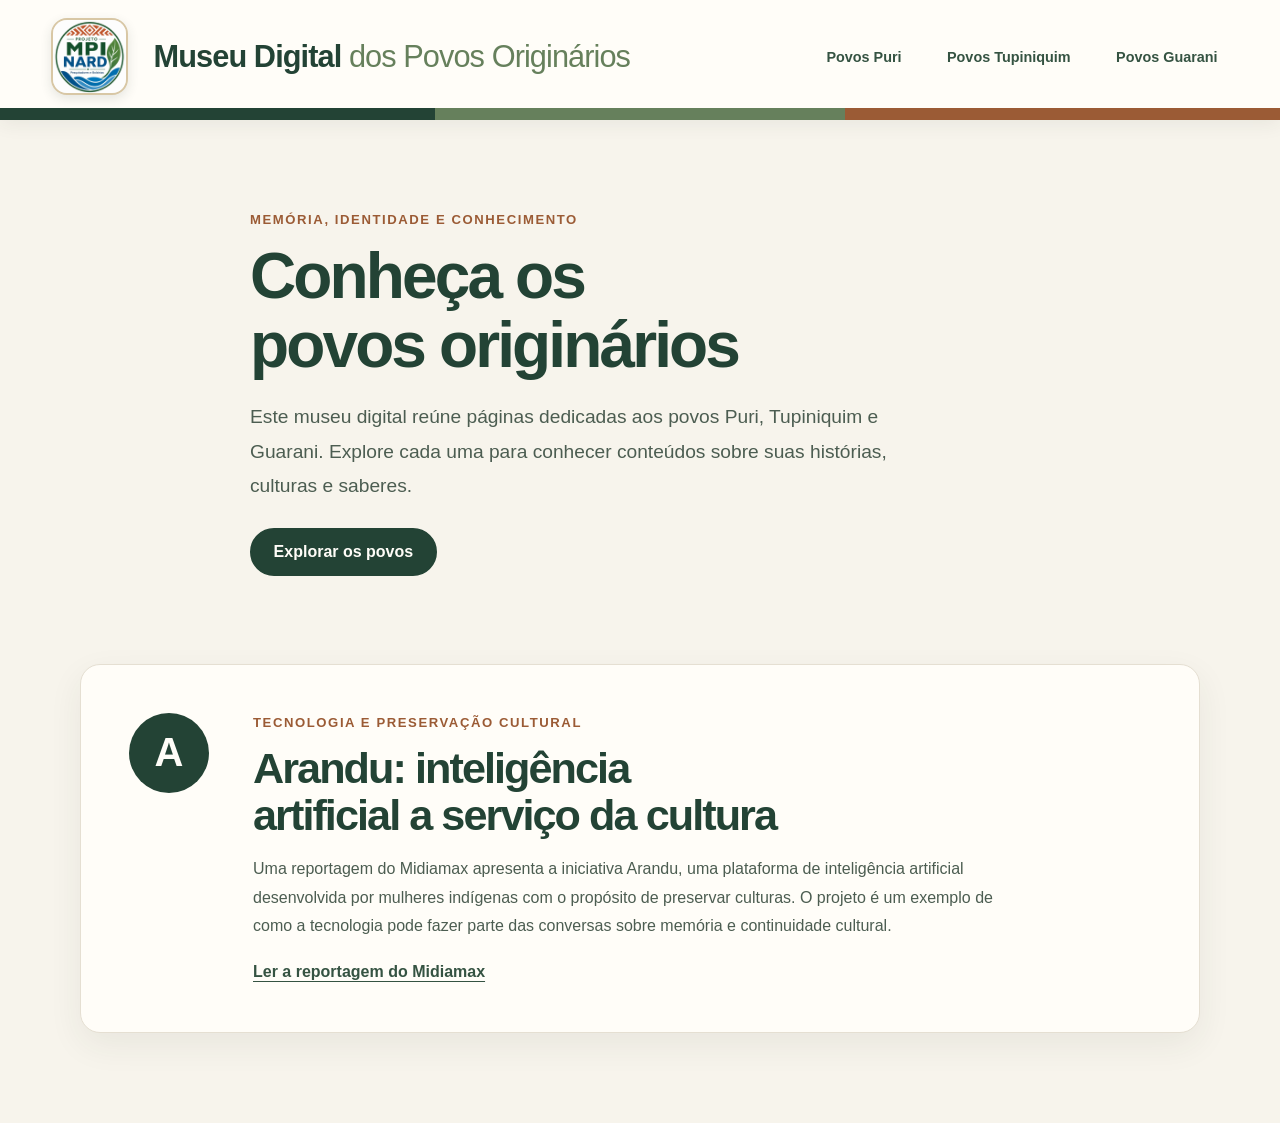
<file: index.html>
<!DOCTYPE html>
<html lang="pt-br">
<head>
    <meta charset="UTF-8">
    <meta name="viewport" content="width=device-width, initial-scale=1.0">
    <title>Museu Digital dos Povos Originários</title>
    <link rel="stylesheet" href="style/home.css">
</head>
<body>
    <header class="cabecalho">
        <img src="IMG/WhatsApp Image 2026-10-17 at 19.02.55.jpeg" alt="Logo do projeto">
        <h1>Museu Digital <span>dos Povos Originários</span></h1>
        <nav class="navegacao" aria-label="Navegação pelos povos originários">
            <a href="povos-puri.html">Povos Puri</a>
            <a href="povos-tupiniquim.html">Povos Tupiniquim</a>
            <a href="povos-guarani.html">Povos Guarani</a>
        </nav>
    </header>

    <main class="conteudo-inicial">
        <section class="boas-vindas" aria-labelledby="titulo-boas-vindas">
            <p class="etiqueta-inicial">Memória, identidade e conhecimento</p>
            <h2 id="titulo-boas-vindas">Conheça os povos originários</h2>
            <p>
                Este museu digital reúne páginas dedicadas aos povos Puri,
                Tupiniquim e Guarani. Explore cada uma para conhecer conteúdos
                sobre suas histórias, culturas e saberes.
            </p>
            <a class="botao-explorar" href="povos-puri.html">Explorar os povos</a>
        </section>

        <section class="destaque-arandu" aria-labelledby="titulo-arandu">
            <div class="simbolo-arandu" aria-hidden="true">A</div>
            <div class="texto-arandu">
                <p class="etiqueta-inicial">Tecnologia e preservação cultural</p>
                <h2 id="titulo-arandu">Arandu: inteligência artificial a serviço da cultura</h2>
                <p>
                    Uma reportagem do Midiamax apresenta a iniciativa Arandu,
                    uma plataforma de inteligência artificial desenvolvida por
                    mulheres indígenas com o propósito de preservar culturas.
                    O projeto é um exemplo de como a tecnologia pode fazer parte
                    das conversas sobre memória e continuidade cultural.
                </p>
                <a href="https://midiamax.com.br/cotidiano/2026/arandu-mulheres-indigenas-desenvolvem-plataforma-ia-preservar-cultura/"
                   target="_blank" rel="noopener noreferrer">
                    Ler a reportagem do Midiamax
                </a>
            </div>
        </section>
    </main>

</body>
</html>
</file>
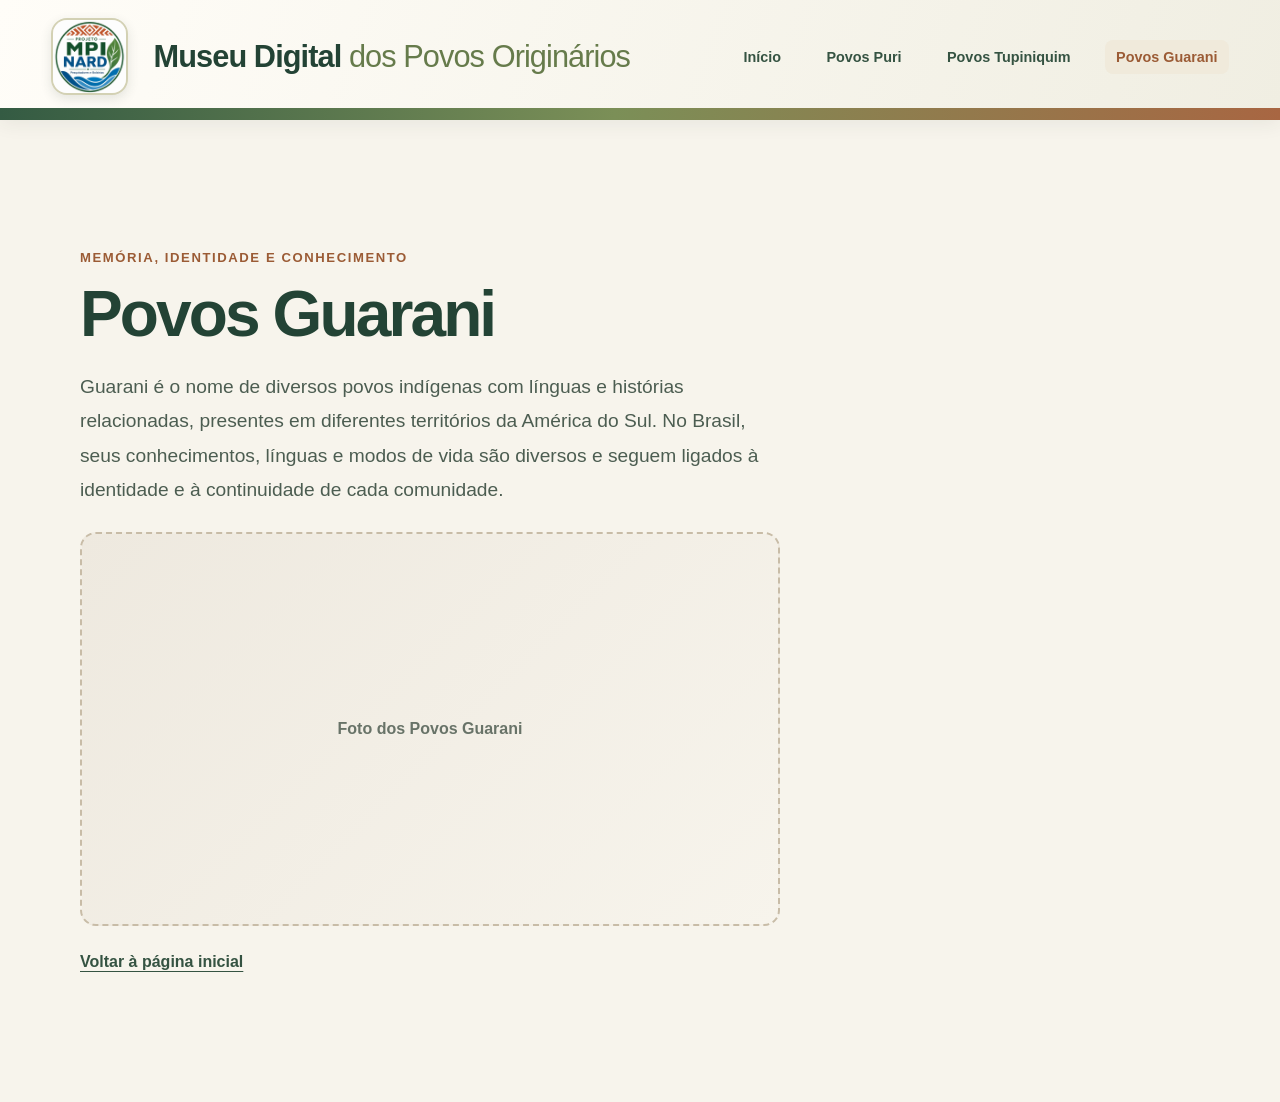
<file: povos-guarani.html>
<!DOCTYPE html>
<html lang="pt-br">
<head>
    <meta charset="UTF-8">
    <meta name="viewport" content="width=device-width, initial-scale=1.0">
    <title>Povos Guarani | Museu Digital dos Povos Originários</title>
    <link rel="stylesheet" href="style/povos-guarani.css">
</head>
<body>
    <header class="cabecalho">
        <img src="IMG/WhatsApp Image 2026-10-17 at 19.02.55.jpeg" alt="Logo do projeto">
        <h1>Museu Digital <span>dos Povos Originários</span></h1>
        <nav class="navegacao" aria-label="Navegação pelos povos originários">
            <a href="index.html">Início</a>
            <a href="povos-puri.html">Povos Puri</a>
            <a href="povos-tupiniquim.html">Povos Tupiniquim</a>
            <a href="povos-guarani.html" aria-current="page">Povos Guarani</a>
        </nav>
    </header>
    <main class="pagina-povo">
        <p class="etiqueta-pagina">Memória, identidade e conhecimento</p>
        <h2>Povos Guarani</h2>
        <p>
            Guarani é o nome de diversos povos indígenas com línguas e histórias
            relacionadas, presentes em diferentes territórios da América do Sul.
            No Brasil, seus conhecimentos, línguas e modos de vida são diversos e
            seguem ligados à identidade e à continuidade de cada comunidade.
        </p>
        <figure class="foto-povo">
            <div class="foto-povo-reservada" role="img" aria-label="Espaço reservado para foto dos Povos Guarani">
                <span>Foto dos Povos Guarani</span>
            </div>
        </figure>
        <a href="index.html">Voltar à página inicial</a>
    </main>
</body>
</html>
</file>
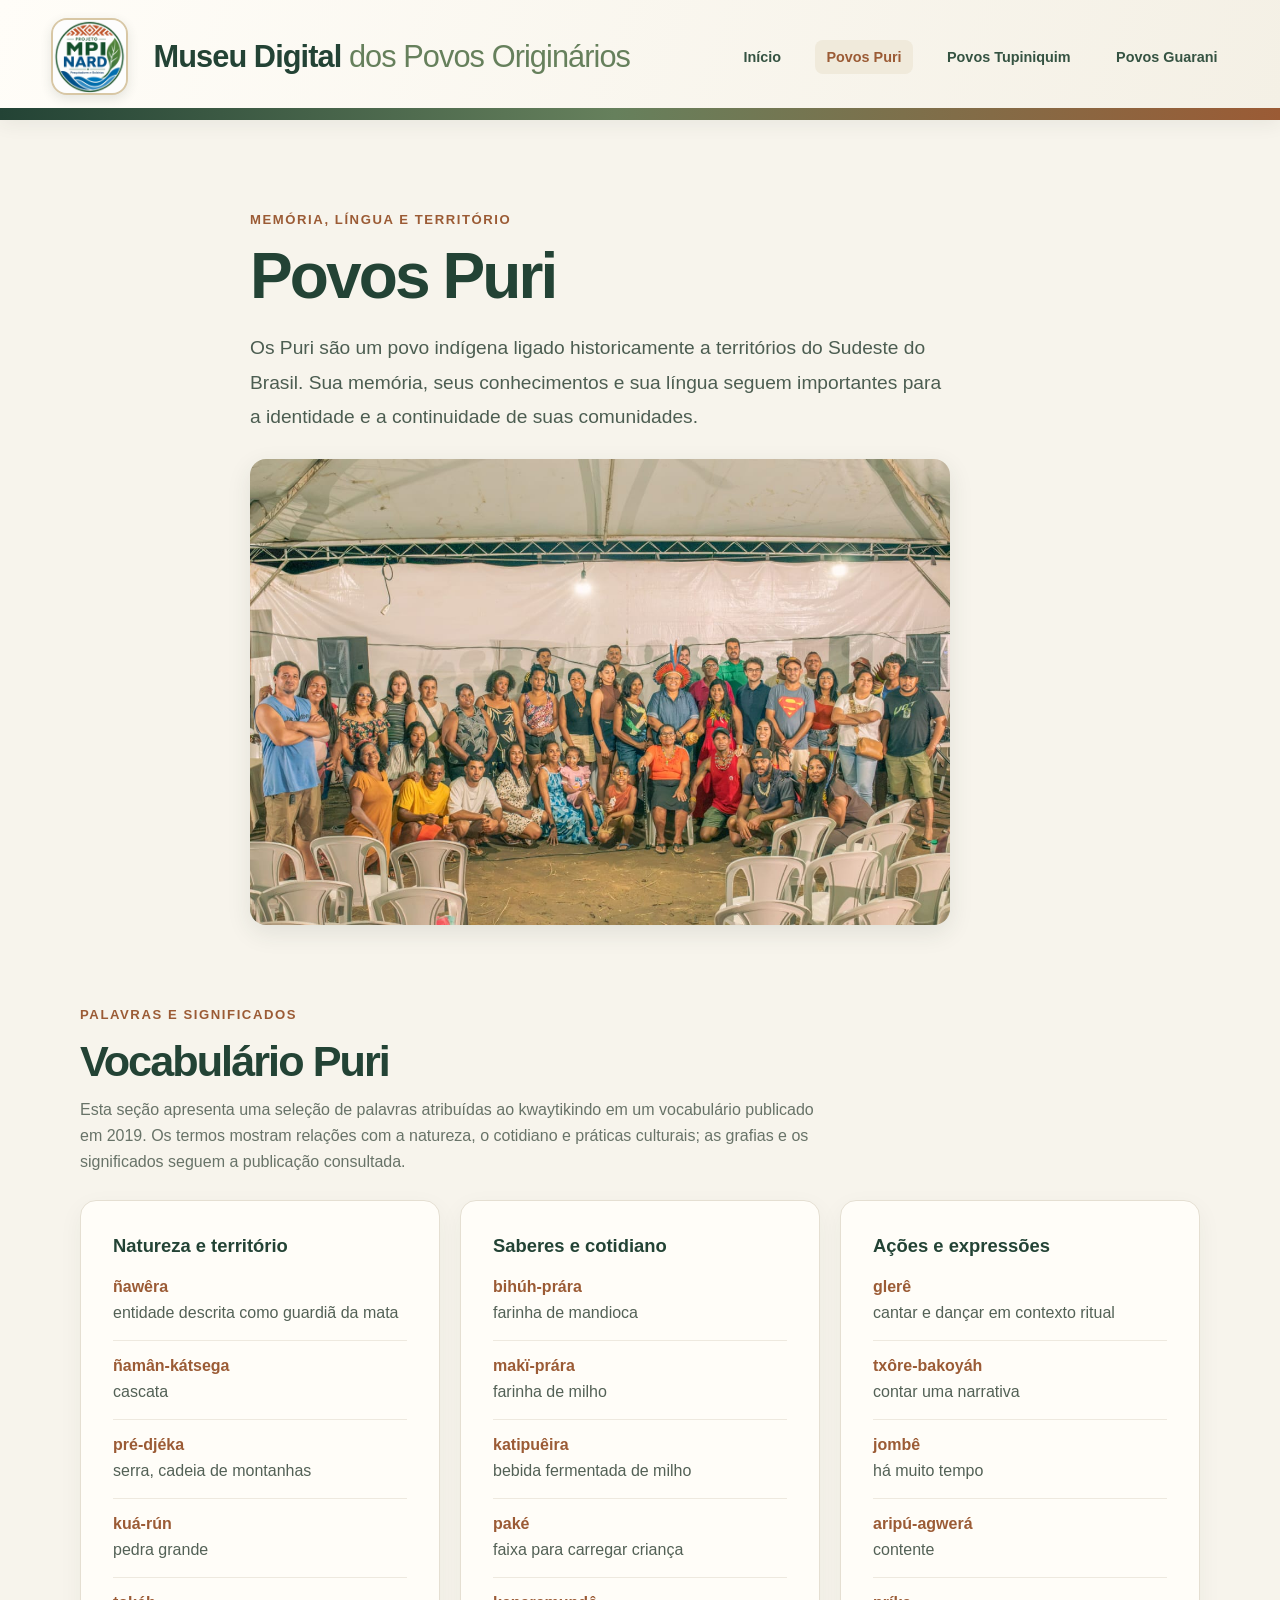
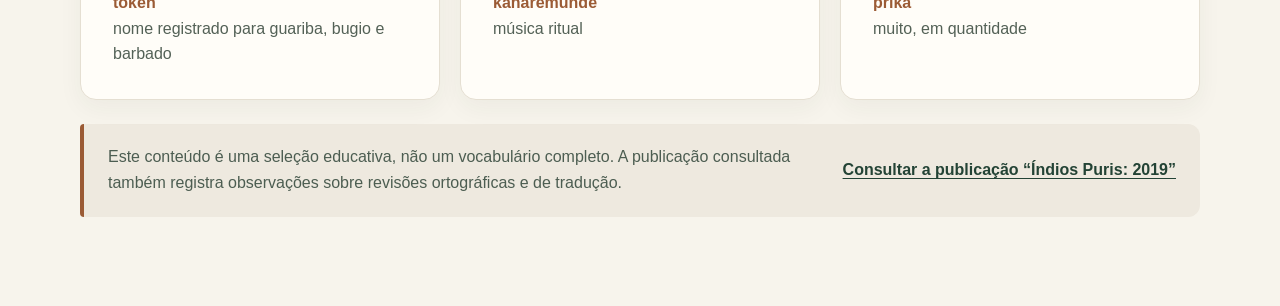
<file: povos-puri.html>
<!DOCTYPE html>
<html lang="pt-br">
<head>
    <meta charset="UTF-8">
    <meta name="viewport" content="width=device-width, initial-scale=1.0">
    <meta name="description" content="Conheça palavras atribuídas ao kwaytikindo em um vocabulário Puri publicado em 2019.">
    <title>Povos Puri | Museu Digital dos Povos Originários</title>
    <link rel="stylesheet" href="style/povos-puri.css">
</head>
<body>
    <header class="cabecalho">
        <img src="IMG/WhatsApp Image 2026-10-17 at 19.02.55.jpeg" alt="Logo do projeto">
        <h1>Museu Digital <span>dos Povos Originários</span></h1>
        <nav class="navegacao" aria-label="Navegação pelos povos originários">
            <a href="index.html">Início</a>
            <a href="povos-puri.html" aria-current="page">Povos Puri</a>
            <a href="povos-tupiniquim.html">Povos Tupiniquim</a>
            <a href="povos-guarani.html">Povos Guarani</a>
        </nav>
    </header>

    <main class="pagina-puri">
        <section class="apresentacao-puri" aria-labelledby="titulo-puri">
            <p class="chamada-puri">Memória, língua e território</p>
            <h2 id="titulo-puri">Povos Puri</h2>
            <p class="introducao-puri">
                Os Puri são um povo indígena ligado historicamente a territórios
                do Sudeste do Brasil. Sua memória, seus conhecimentos e sua língua
                seguem importantes para a identidade e a continuidade de suas comunidades.
            </p>
            <figure class="foto-povo">
                <img
                    class="foto-povo-imagem"
                    src="IMG/WhatsApp Image 2026-10-17 at 22.12.12.jpeg"
                    alt="Registro fotográfico dos Povos Puri">
            </figure>
        </section>

        <section class="vocabulario-puri" aria-labelledby="titulo-vocabulario">
            <div class="cabecalho-secao-puri">
                <div>
                    <p class="chamada-puri">Palavras e significados</p>
                    <h2 id="titulo-vocabulario">Vocabulário Puri</h2>
                </div>
                <p>
                    Esta seção apresenta uma seleção de palavras atribuídas ao
                    kwaytikindo em um vocabulário publicado em 2019. Os termos
                    mostram relações com a natureza, o cotidiano e práticas
                    culturais; as grafias e os significados seguem a publicação
                    consultada.
                </p>
            </div>

            <div class="grupos-vocabulario-puri">
                <article class="grupo-vocabulario-puri">
                    <h3>Natureza e território</h3>
                    <dl>
                        <div><dt>ñawêra</dt><dd>entidade descrita como guardiã da mata</dd></div>
                        <div><dt>ñamân-kátsega</dt><dd>cascata</dd></div>
                        <div><dt>pré-djéka</dt><dd>serra, cadeia de montanhas</dd></div>
                        <div><dt>kuá-rún</dt><dd>pedra grande</dd></div>
                        <div><dt>tokéh</dt><dd>nome registrado para guariba, bugio e barbado</dd></div>
                    </dl>
                </article>

                <article class="grupo-vocabulario-puri">
                    <h3>Saberes e cotidiano</h3>
                    <dl>
                        <div><dt>bihúh-prára</dt><dd>farinha de mandioca</dd></div>
                        <div><dt>makï-prára</dt><dd>farinha de milho</dd></div>
                        <div><dt>katipuêira</dt><dd>bebida fermentada de milho</dd></div>
                        <div><dt>paké</dt><dd>faixa para carregar criança</dd></div>
                        <div><dt>kanaremundê</dt><dd>música ritual</dd></div>
                    </dl>
                </article>

                <article class="grupo-vocabulario-puri">
                    <h3>Ações e expressões</h3>
                    <dl>
                        <div><dt>glerê</dt><dd>cantar e dançar em contexto ritual</dd></div>
                        <div><dt>txôre-bakoyáh</dt><dd>contar uma narrativa</dd></div>
                        <div><dt>jombê</dt><dd>há muito tempo</dd></div>
                        <div><dt>aripú-agwerá</dt><dd>contente</dd></div>
                        <div><dt>príka</dt><dd>muito, em quantidade</dd></div>
                    </dl>
                </article>
            </div>
        </section>

        <aside class="nota-fonte-puri">
            <p>
                Este conteúdo é uma seleção educativa, não um vocabulário completo.
                A publicação consultada também registra observações sobre revisões
                ortográficas e de tradução.
            </p>
            <a href="https://indiospuris.blogspot.com/2019/" target="_blank" rel="noopener noreferrer">
                Consultar a publicação “Índios Puris: 2019”
            </a>
        </aside>
    </main>
</body>
</html>
</file>
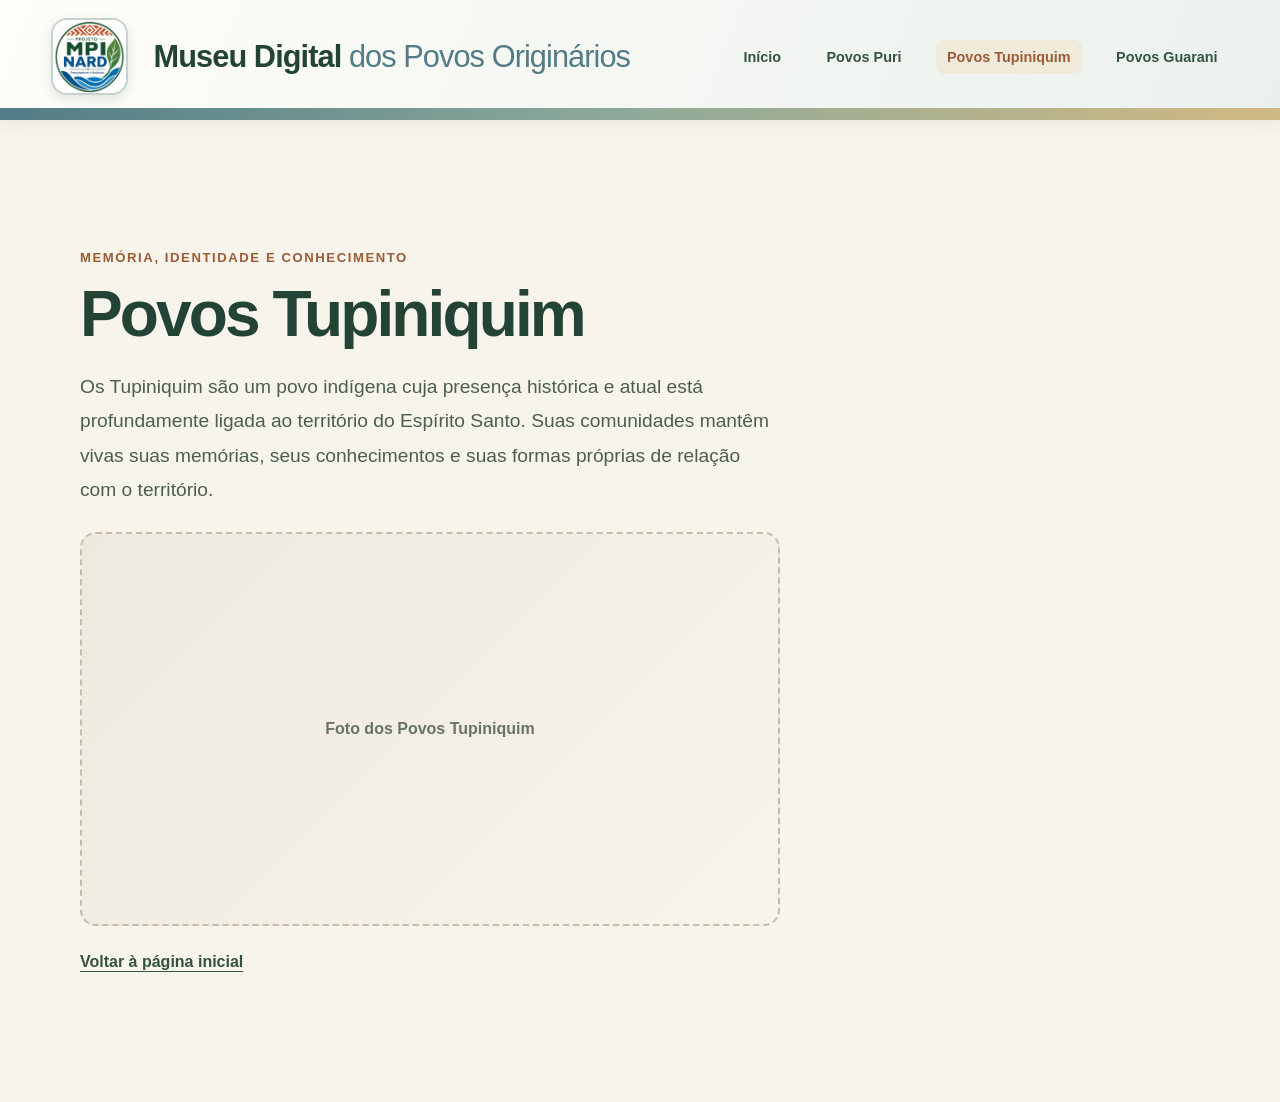
<file: povos-tupiniquim.html>
<!DOCTYPE html>
<html lang="pt-br">
<head>
    <meta charset="UTF-8">
    <meta name="viewport" content="width=device-width, initial-scale=1.0">
    <title>Povo Tupiniquim | Museu Digital dos Povos Originários</title>
    <link rel="stylesheet" href="style/povos-tupiniquim.css">
</head>
<body>
    <header class="cabecalho">
        <img src="IMG/WhatsApp Image 2026-10-17 at 19.02.55.jpeg" alt="Logo do projeto">
        <h1>Museu Digital <span>dos Povos Originários</span></h1>
        <nav class="navegacao" aria-label="Navegação pelos povos originários">
            <a href="index.html">Início</a>
            <a href="povos-puri.html">Povos Puri</a>
            <a href="povos-tupiniquim.html" aria-current="page">Povos Tupiniquim</a>
            <a href="povos-guarani.html">Povos Guarani</a>
        </nav>
    </header>
    <main class="pagina-povo">
        <p class="etiqueta-pagina">Memória, identidade e conhecimento</p>
        <h2>Povos Tupiniquim</h2>
        <p>
            Os Tupiniquim são um povo indígena cuja presença histórica e atual está
            profundamente ligada ao território do Espírito Santo. Suas comunidades
            mantêm vivas suas memórias, seus conhecimentos e suas formas próprias de
            relação com o território.
        </p>
        <figure class="foto-povo">
            <div class="foto-povo-reservada" role="img" aria-label="Espaço reservado para foto dos Povos Tupiniquim">
                <span>Foto dos Povos Tupiniquim</span>
            </div>
        </figure>
        <a href="index.html">Voltar à página inicial</a>
    </main>
</body>
</html>
</file>
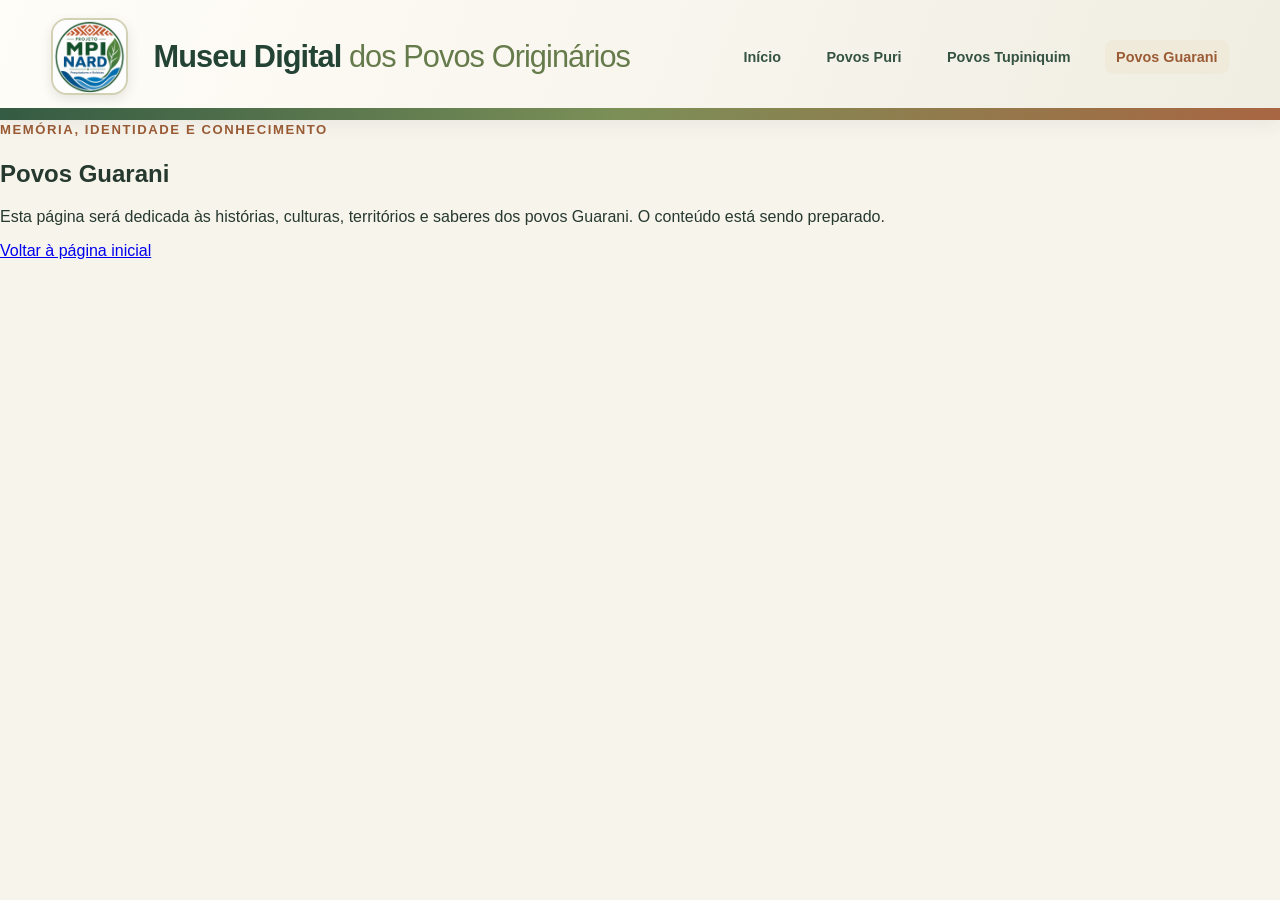
<file: html/povos-guarani.html>
<!DOCTYPE html>
<html lang="pt-br">
<head>
    <meta charset="UTF-8">
    <meta name="viewport" content="width=device-width, initial-scale=1.0">
    <title>Povos Guarani | Museu Digital dos Povos Originários</title>
    <link rel="stylesheet" href="../style/povos-guarani.css">
</head>
<body>
    <header class="cabecalho">
        <img src="../IMG/WhatsApp Image 2026-10-17 at 19.02.55.jpeg" alt="Logo do projeto">
        <h1>Museu Digital <span>dos Povos Originários</span></h1>
        <nav class="navegacao" aria-label="Navegação pelos povos originários">
            <a href="../index.html">Início</a>
            <a href="povos-puri.html">Povos Puri</a>
            <a href="povos-tupiniquim.html">Povos Tupiniquim</a>
            <a href="povos-guarani.html" aria-current="page">Povos Guarani</a>
        </nav>
    </header>
    <main class="pagina-em-desenvolvimento">
        <p class="etiqueta-pagina">Memória, identidade e conhecimento</p>
        <h2>Povos Guarani</h2>
        <p>
            Esta página será dedicada às histórias, culturas, territórios e saberes
            dos povos Guarani. O conteúdo está sendo preparado.
        </p>
        <a href="../index.html">Voltar à página inicial</a>
    </main>
</body>
</html>
</file>
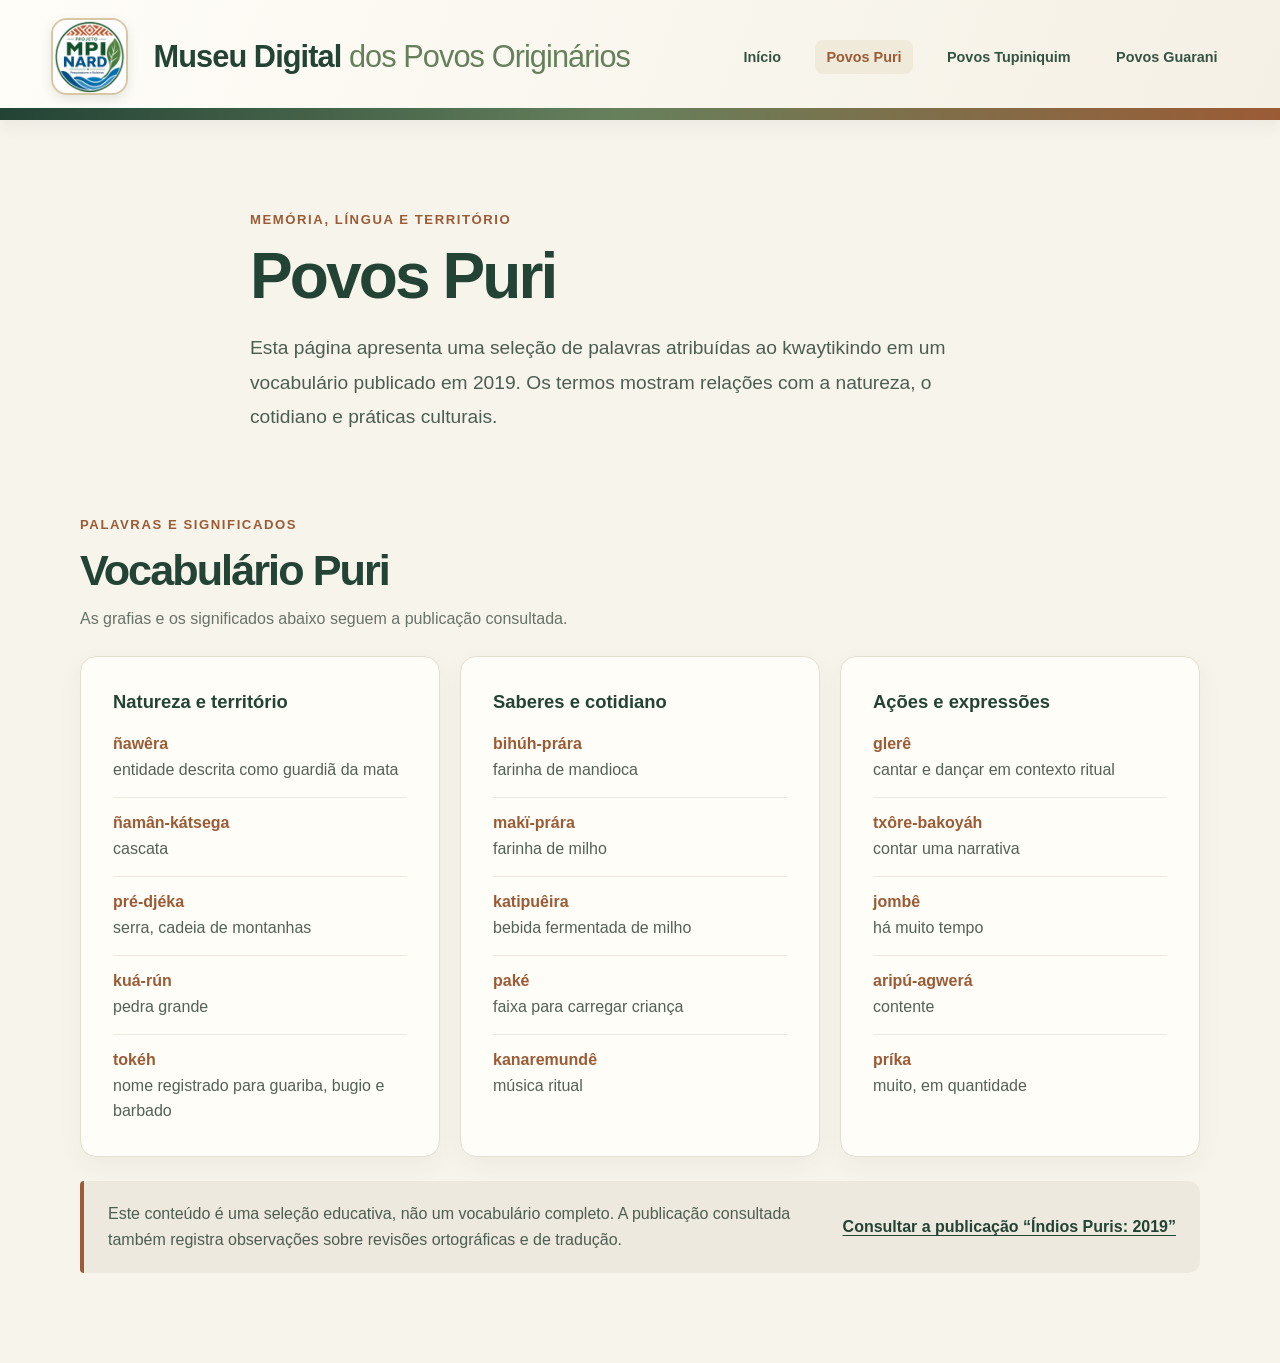
<file: html/povos-puri.html>
<!DOCTYPE html>
<html lang="pt-br">
<head>
    <meta charset="UTF-8">
    <meta name="viewport" content="width=device-width, initial-scale=1.0">
    <meta name="description" content="Conheça palavras atribuídas ao kwaytikindo em um vocabulário Puri publicado em 2019.">
    <title>Povos Puri | Museu Digital dos Povos Originários</title>
    <link rel="stylesheet" href="../style/povos-puri.css">
</head>
<body>
    <header class="cabecalho">
        <img src="../IMG/WhatsApp Image 2026-10-17 at 19.02.55.jpeg" alt="Logo do projeto">
        <h1>Museu Digital <span>dos Povos Originários</span></h1>
        <nav class="navegacao" aria-label="Navegação pelos povos originários">
            <a href="../index.html">Início</a>
            <a href="povos-puri.html" aria-current="page">Povos Puri</a>
            <a href="povos-tupiniquim.html">Povos Tupiniquim</a>
            <a href="povos-guarani.html">Povos Guarani</a>
        </nav>
    </header>

    <main class="pagina-puri">
        <section class="apresentacao-puri" aria-labelledby="titulo-puri">
            <p class="chamada-puri">Memória, língua e território</p>
            <h2 id="titulo-puri">Povos Puri</h2>
            <p class="introducao-puri">
                Esta página apresenta uma seleção de palavras atribuídas ao kwaytikindo
                em um vocabulário publicado em 2019. Os termos mostram relações com
                a natureza, o cotidiano e práticas culturais.
            </p>
        </section>

        <section class="vocabulario-puri" aria-labelledby="titulo-vocabulario">
            <div class="cabecalho-secao-puri">
                <div>
                    <p class="chamada-puri">Palavras e significados</p>
                    <h2 id="titulo-vocabulario">Vocabulário Puri</h2>
                </div>
                <p>
                    As grafias e os significados abaixo seguem a publicação consultada.
                </p>
            </div>

            <div class="grupos-vocabulario-puri">
                <article class="grupo-vocabulario-puri">
                    <h3>Natureza e território</h3>
                    <dl>
                        <div><dt>ñawêra</dt><dd>entidade descrita como guardiã da mata</dd></div>
                        <div><dt>ñamân-kátsega</dt><dd>cascata</dd></div>
                        <div><dt>pré-djéka</dt><dd>serra, cadeia de montanhas</dd></div>
                        <div><dt>kuá-rún</dt><dd>pedra grande</dd></div>
                        <div><dt>tokéh</dt><dd>nome registrado para guariba, bugio e barbado</dd></div>
                    </dl>
                </article>

                <article class="grupo-vocabulario-puri">
                    <h3>Saberes e cotidiano</h3>
                    <dl>
                        <div><dt>bihúh-prára</dt><dd>farinha de mandioca</dd></div>
                        <div><dt>makï-prára</dt><dd>farinha de milho</dd></div>
                        <div><dt>katipuêira</dt><dd>bebida fermentada de milho</dd></div>
                        <div><dt>paké</dt><dd>faixa para carregar criança</dd></div>
                        <div><dt>kanaremundê</dt><dd>música ritual</dd></div>
                    </dl>
                </article>

                <article class="grupo-vocabulario-puri">
                    <h3>Ações e expressões</h3>
                    <dl>
                        <div><dt>glerê</dt><dd>cantar e dançar em contexto ritual</dd></div>
                        <div><dt>txôre-bakoyáh</dt><dd>contar uma narrativa</dd></div>
                        <div><dt>jombê</dt><dd>há muito tempo</dd></div>
                        <div><dt>aripú-agwerá</dt><dd>contente</dd></div>
                        <div><dt>príka</dt><dd>muito, em quantidade</dd></div>
                    </dl>
                </article>
            </div>
        </section>

        <aside class="nota-fonte-puri">
            <p>
                Este conteúdo é uma seleção educativa, não um vocabulário completo.
                A publicação consultada também registra observações sobre revisões
                ortográficas e de tradução.
            </p>
            <a href="https://indiospuris.blogspot.com/2019/" target="_blank" rel="noopener noreferrer">
                Consultar a publicação “Índios Puris: 2019”
            </a>
        </aside>
    </main>
</body>
</html>
</file>
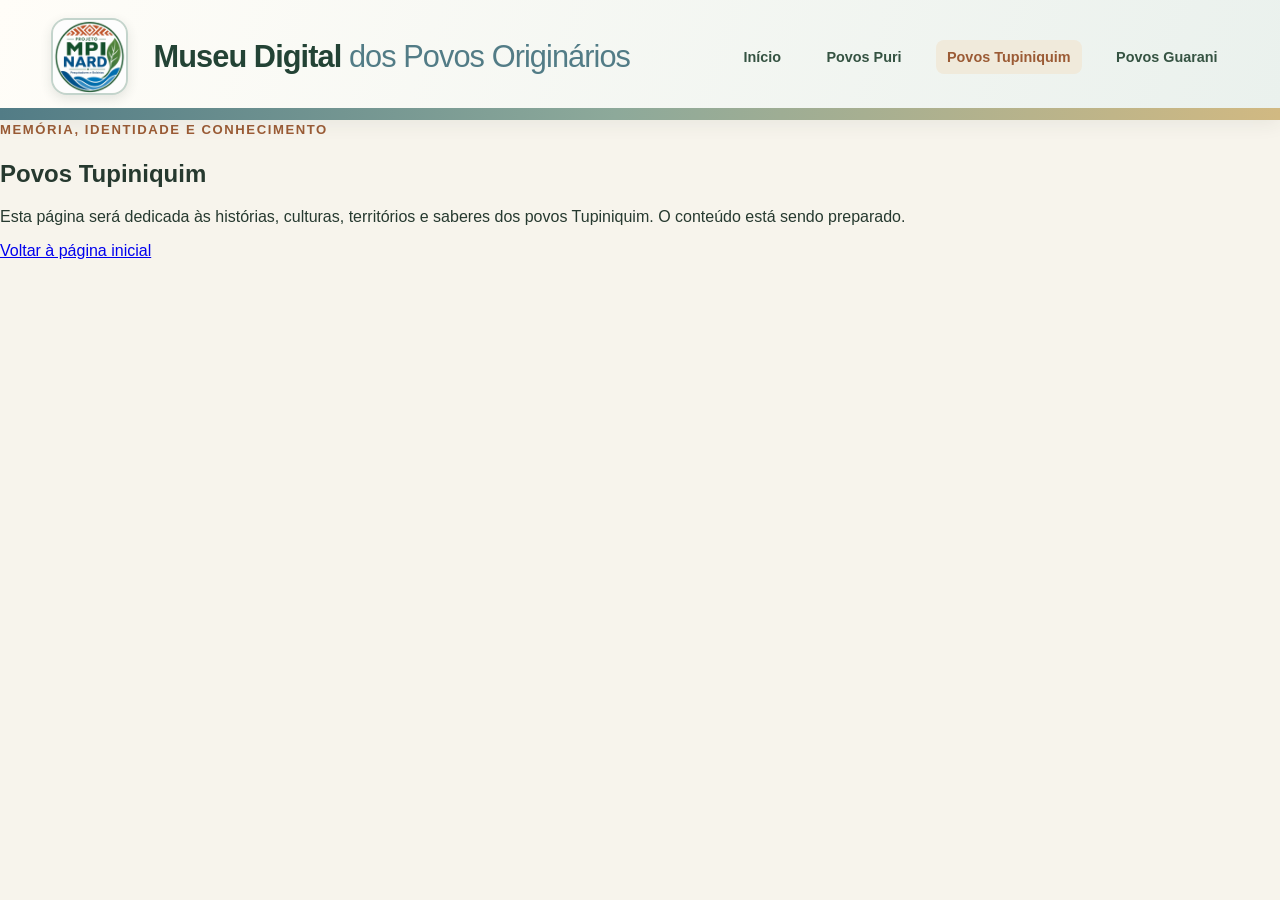
<file: html/povos-tupiniquim.html>
<!DOCTYPE html>
<html lang="pt-br">
<head>
    <meta charset="UTF-8">
    <meta name="viewport" content="width=device-width, initial-scale=1.0">
    <title>Povo Tupiniquim | Museu Digital dos Povos Originários</title>
    <link rel="stylesheet" href="../style/povos-tupiniquim.css">
</head>
<body>
    <header class="cabecalho">
        <img src="../IMG/WhatsApp Image 2026-10-17 at 19.02.55.jpeg" alt="Logo do projeto">
        <h1>Museu Digital <span>dos Povos Originários</span></h1>
        <nav class="navegacao" aria-label="Navegação pelos povos originários">
            <a href="../index.html">Início</a>
            <a href="povos-puri.html">Povos Puri</a>
            <a href="povos-tupiniquim.html" aria-current="page">Povos Tupiniquim</a>
            <a href="povos-guarani.html">Povos Guarani</a>
        </nav>
    </header>
    <main class="pagina-em-desenvolvimento">
        <p class="etiqueta-pagina">Memória, identidade e conhecimento</p>
        <h2>Povos Tupiniquim</h2>
        <p>
            Esta página será dedicada às histórias, culturas, territórios e saberes
            dos povos Tupiniquim. O conteúdo está sendo preparado.
        </p>
        <a href="../index.html">Voltar à página inicial</a>
    </main>
</body>
</html>
</file>
<file: style/home.css>
* {
    box-sizing: border-box;
}

:root {
    color-scheme: light;
    font-family: "Segoe UI", Tahoma, Geneva, Verdana, sans-serif;
    color: #26392f;
    background: #f7f4ec;
    font-synthesis: none;
    text-rendering: optimizeLegibility;
    -webkit-font-smoothing: antialiased;
    -moz-osx-font-smoothing: grayscale;
}

body {
    min-width: 320px;
    min-height: 100vh;
    margin: 0;
    background: #f7f4ec;
}

.cabecalho {
    position: relative;
    display: flex;
    flex-wrap: nowrap;
    align-items: center;
    gap: clamp(1rem, 2vw, 1.75rem);
    min-height: 120px;
    padding: 1rem clamp(1rem, 4vw, 4rem) 1.4rem;
    background: #fffdf8;
    box-shadow: 0 4px 18px rgb(38 57 47 / 7%);
}

.cabecalho::after {
    position: absolute;
    right: 0;
    bottom: 0;
    left: 0;
    height: 12px;
    background: linear-gradient(
        90deg,
        #234335 0% 34%,
        #66805c 34% 66%,
        #9b5b35 66% 100%
    );
    content: "";
}

.cabecalho img {
    flex: 0 0 auto;
    width: clamp(56px, 6vw, 84px);
    height: clamp(56px, 6vw, 84px);
    object-fit: contain;
    border: 2px solid #d8c7a5;
    border-radius: 1rem;
    background: #f0eadb;
    box-shadow: 0 4px 12px rgb(38 57 47 / 12%);
}

.cabecalho h1 {
    flex: 0 1 auto;
    margin: 0;
    color: #234335;
    font-size: clamp(1.25rem, 2.4vw, 2.15rem);
    font-weight: 700;
    line-height: 1.15;
    letter-spacing: -0.03em;
    white-space: nowrap;
}

.cabecalho h1 span {
    color: #66805c;
    font-weight: 500;
}

.navegacao {
    flex: 1 1 auto;
    display: flex;
    align-items: center;
    justify-content: flex-end;
    flex-wrap: wrap;
    gap: 0.35rem clamp(0.9rem, 1.8vw, 1.75rem);
    min-width: 0;
}

.navegacao a {
    padding: 0.45rem 0.7rem;
    border-radius: 0.5rem;
    color: #355342;
    font-size: clamp(0.9rem, 1.1vw, 1rem);
    font-weight: 650;
    line-height: 1.4;
    text-decoration: none;
    white-space: nowrap;
}

.navegacao a:hover,
.navegacao a:focus-visible,
.navegacao a[aria-current="page"] {
    background: #f0eadb;
    color: #9b5b35;
    text-decoration: none;
}

.conteudo-inicial {
    width: min(100% - 2rem, 1120px);
    margin: 0 auto;
    padding: clamp(3rem, 7vw, 6rem) 0;
}

.boas-vindas {
    max-width: 780px;
    margin: 0 auto clamp(3rem, 7vw, 5.5rem);
}

.etiqueta-inicial {
    margin: 0 0 0.8rem;
    color: #9b5b35;
    font-size: 0.82rem;
    font-weight: 700;
    letter-spacing: 0.12em;
    line-height: 1.5;
    text-transform: uppercase;
}

.boas-vindas h2,
.texto-arandu h2 {
    margin: 0;
    color: #234335;
    font-size: clamp(2.2rem, 5vw, 4rem);
    line-height: 1.08;
    letter-spacing: -0.045em;
    text-wrap: balance;
}

.boas-vindas > p:not(.etiqueta-inicial) {
    max-width: 680px;
    margin: 1.25rem 0 0;
    color: #4c5d51;
    font-size: clamp(1rem, 1.5vw, 1.2rem);
    line-height: 1.8;
}

.botao-explorar {
    display: inline-flex;
    align-items: center;
    justify-content: center;
    min-height: 48px;
    margin-top: 1.5rem;
    padding: 0.75rem 1.35rem;
    border: 2px solid #234335;
    border-radius: 999px;
    color: #fffdf8;
    background: #234335;
    font-weight: 700;
    text-decoration: none;
    transition: background-color 160ms ease, border-color 160ms ease, transform 160ms ease;
}

.botao-explorar:hover,
.botao-explorar:focus-visible {
    border-color: #9b5b35;
    background: #9b5b35;
    transform: translateY(-2px);
}

.destaque-arandu {
    display: grid;
    grid-template-columns: auto minmax(0, 1fr);
    align-items: start;
    gap: clamp(1.25rem, 3.5vw, 2.75rem);
    padding: clamp(1.5rem, 4vw, 3rem);
    border: 1px solid #e5dfd2;
    border-radius: 1.25rem;
    background: #fffdf8;
    box-shadow: 0 12px 34px rgb(38 57 47 / 7%);
}

.simbolo-arandu {
    display: grid;
    width: clamp(3.5rem, 7vw, 5rem);
    aspect-ratio: 1;
    place-items: center;
    border-radius: 50%;
    color: #fffdf8;
    background: #234335;
    font-size: clamp(1.8rem, 4vw, 2.5rem);
    font-weight: 700;
}

.texto-arandu h2 {
    max-width: 780px;
    font-size: clamp(1.7rem, 3.5vw, 2.7rem);
}

.texto-arandu > p:not(.etiqueta-inicial) {
    max-width: 760px;
    margin: 1rem 0 0;
    color: #4c5d51;
    line-height: 1.8;
}

.texto-arandu a {
    display: inline-block;
    margin-top: 1.2rem;
    color: #355342;
    font-weight: 700;
    line-height: 1.5;
    text-underline-offset: 0.25em;
}

.texto-arandu a:hover,
.texto-arandu a:focus-visible {
    color: #9b5b35;
}

@media (max-width: 1000px) {
    .cabecalho {
        display: grid;
        grid-template-columns: auto minmax(0, 1fr);
        gap: 0.75rem 1rem;
        min-height: 0;
        padding: 1rem clamp(1rem, 3vw, 2rem) 1.15rem;
    }

    .cabecalho h1 {
        font-size: clamp(1rem, 2.8vw, 1.6rem);
    }

    .navegacao {
        grid-column: 1 / -1;
        justify-content: center;
        gap: 0.6rem clamp(1rem, 3vw, 2rem);
        padding: 0.75rem 0 0.25rem;
        border-top: 1px solid #eee9df;
    }
}

@media (max-width: 600px) {
    .conteudo-inicial {
        width: min(100% - 1.5rem, 1120px);
        padding: 2.5rem 0;
    }

    .boas-vindas {
        margin-bottom: 2.5rem;
    }

    .destaque-arandu {
        grid-template-columns: 1fr;
        gap: 1rem;
        padding: 1.35rem;
    }
}

@media (prefers-reduced-motion: reduce) {
    *,
    *::before,
    *::after {
        scroll-behavior: auto !important;
        transition-duration: 0.01ms !important;
    }
}
</file>
<file: style/povos-guarani.css>
* {
    box-sizing: border-box;
}

:root {
    color-scheme: light;
    font-family: "Segoe UI", Tahoma, Geneva, Verdana, sans-serif;
    color: #26392f;
    background: #f7f4ec;
    font-synthesis: none;
    text-rendering: optimizeLegibility;
    -webkit-font-smoothing: antialiased;
    -moz-osx-font-smoothing: grayscale;
}

body {
    min-width: 320px;
    min-height: 100vh;
    margin: 0;
    background: #f7f4ec;
}

.cabecalho {
    position: relative;
    display: flex;
    flex-wrap: nowrap;
    align-items: center;
    gap: clamp(1rem, 2vw, 1.75rem);
    min-height: 120px;
    padding: 1rem clamp(1rem, 4vw, 4rem) 1.4rem;
    background: linear-gradient(110deg, #fffdf8 0%, #f0eee2 100%);
    box-shadow: 0 4px 18px rgb(38 57 47 / 7%);
}

.cabecalho::after {
    position: absolute;
    right: 0;
    bottom: 0;
    left: 0;
    height: 12px;
    background: linear-gradient(90deg, #345b43, #7b8f57 48%, #a86642);
    content: "";
}

.cabecalho img {
    flex: 0 0 auto;
    width: clamp(56px, 6vw, 84px);
    height: clamp(56px, 6vw, 84px);
    object-fit: contain;
    border: 2px solid #d3d1b4;
    border-radius: 1rem;
    background: #f0eadb;
    box-shadow: 0 4px 12px rgb(38 57 47 / 12%);
}

.cabecalho h1 {
    flex: 0 1 auto;
    margin: 0;
    color: #234335;
    font-size: clamp(1.25rem, 2.4vw, 2.15rem);
    font-weight: 700;
    line-height: 1.15;
    letter-spacing: -0.03em;
    white-space: nowrap;
}

.cabecalho h1 span {
    color: #667b4b;
    font-weight: 500;
}

.navegacao {
    flex: 1 1 auto;
    display: flex;
    align-items: center;
    justify-content: flex-end;
    flex-wrap: wrap;
    gap: 0.35rem clamp(0.9rem, 1.8vw, 1.75rem);
    min-width: 0;
}

.navegacao a {
    padding: 0.45rem 0.7rem;
    border-radius: 0.5rem;
    color: #355342;
    font-size: clamp(0.9rem, 1.1vw, 1rem);
    font-weight: 650;
    line-height: 1.4;
    text-decoration: none;
    white-space: nowrap;
}

.navegacao a:hover,
.navegacao a:focus-visible,
.navegacao a[aria-current="page"] {
    background: #f0eadb;
    color: #9b5b35;
    text-decoration: none;
}

.pagina-povo {
    width: min(100% - 2rem, 1120px);
    margin: 0 auto;
    padding: clamp(4rem, 10vw, 8rem) 0;
}

.etiqueta-pagina {
    margin: 0 0 0.8rem;
    color: #9b5b35;
    font-size: 0.82rem;
    font-weight: 700;
    letter-spacing: 0.12em;
    line-height: 1.5;
    text-transform: uppercase;
}

.pagina-povo h2 {
    max-width: 800px;
    margin: 0;
    color: #234335;
    font-size: clamp(2.2rem, 5vw, 4rem);
    line-height: 1.08;
    letter-spacing: -0.045em;
    text-wrap: balance;
}

.pagina-povo > p:not(.etiqueta-pagina) {
    max-width: 700px;
    margin: 1.25rem 0 0;
    color: #4c5d51;
    font-size: clamp(1rem, 1.5vw, 1.2rem);
    line-height: 1.8;
}

.foto-povo {
    width: min(100%, 700px);
    margin: 1.5rem 0 0;
}

.foto-povo-reservada {
    display: grid;
    width: 100%;
    min-height: 220px;
    aspect-ratio: 16 / 9;
    place-items: center;
    padding: 1rem;
    border: 2px dashed #c8bca7;
    border-radius: 1rem;
    color: #687368;
    background: linear-gradient(135deg, #eee9df, #f7f4ec);
    text-align: center;
}

.foto-povo-reservada span {
    font-weight: 650;
}

.pagina-povo a {
    display: inline-block;
    margin-top: 1.5rem;
    color: #355342;
    font-weight: 700;
    line-height: 1.5;
    text-underline-offset: 0.25em;
}

.pagina-povo a:hover,
.pagina-povo a:focus-visible {
    color: #9b5b35;
}

@media (max-width: 1000px) {
    .cabecalho {
        display: grid;
        grid-template-columns: auto minmax(0, 1fr);
        gap: 0.75rem 1rem;
        min-height: 0;
        padding: 1rem clamp(1rem, 3vw, 2rem) 1.15rem;
    }

    .cabecalho h1 {
        font-size: clamp(1rem, 2.8vw, 1.6rem);
    }

    .navegacao {
        grid-column: 1 / -1;
        justify-content: center;
        gap: 0.6rem clamp(1rem, 3vw, 2rem);
        padding: 0.75rem 0 0.25rem;
        border-top: 1px solid #eee9df;
    }
}

@media (max-width: 600px) {
    .pagina-povo {
        width: min(100% - 1.5rem, 1120px);
        padding: 3rem 0;
    }
}
</file>
<file: style/povos-puri.css>
* {
    box-sizing: border-box;
}

:root {
    color-scheme: light;
    font-family: "Segoe UI", Tahoma, Geneva, Verdana, sans-serif;
    color: #26392f;
    background: #f7f4ec;
    font-synthesis: none;
    text-rendering: optimizeLegibility;
    -webkit-font-smoothing: antialiased;
    -moz-osx-font-smoothing: grayscale;
}

body {
    min-width: 320px;
    min-height: 100vh;
    margin: 0;
    background: #f7f4ec;
}

.cabecalho {
    position: relative;
    display: flex;
    flex-wrap: nowrap;
    align-items: center;
    gap: clamp(1rem, 2vw, 1.75rem);
    min-height: 120px;
    padding: 1rem clamp(1rem, 4vw, 4rem) 1.4rem;
    background: linear-gradient(110deg, #fffdf8 0%, #f4f0e5 100%);
    box-shadow: 0 4px 18px rgb(38 57 47 / 7%);
}

.cabecalho::after {
    position: absolute;
    right: 0;
    bottom: 0;
    left: 0;
    height: 12px;
    background: linear-gradient(90deg, #234335, #66805c 48%, #9b5b35);
    content: "";
}

.cabecalho img {
    flex: 0 0 auto;
    width: clamp(56px, 6vw, 84px);
    height: clamp(56px, 6vw, 84px);
    object-fit: contain;
    border: 2px solid #d8c7a5;
    border-radius: 1rem;
    background: #f0eadb;
    box-shadow: 0 4px 12px rgb(38 57 47 / 12%);
}

.cabecalho h1 {
    flex: 0 1 auto;
    margin: 0;
    color: #234335;
    font-size: clamp(1.25rem, 2.4vw, 2.15rem);
    font-weight: 700;
    line-height: 1.15;
    letter-spacing: -0.03em;
    white-space: nowrap;
}

.cabecalho h1 span {
    color: #66805c;
    font-weight: 500;
}

.navegacao {
    flex: 1 1 auto;
    display: flex;
    align-items: center;
    justify-content: flex-end;
    flex-wrap: wrap;
    gap: 0.35rem clamp(0.9rem, 1.8vw, 1.75rem);
    min-width: 0;
}

.navegacao a {
    padding: 0.45rem 0.7rem;
    border-radius: 0.5rem;
    color: #355342;
    font-size: clamp(0.9rem, 1.1vw, 1rem);
    font-weight: 650;
    line-height: 1.4;
    text-decoration: none;
    white-space: nowrap;
}

.navegacao a:hover,
.navegacao a:focus-visible,
.navegacao a[aria-current="page"] {
    background: #f0eadb;
    color: #9b5b35;
    text-decoration: none;
}

.pagina-puri {
    width: min(100% - 2rem, 1120px);
    margin: 0 auto;
    padding: clamp(3rem, 7vw, 6rem) 0;
}

.apresentacao-puri {
    max-width: 780px;
    margin: 0 auto clamp(3rem, 7vw, 5rem);
}

.chamada-puri {
    margin: 0 0 0.8rem;
    color: #9b5b35;
    font-size: 0.82rem;
    font-weight: 700;
    letter-spacing: 0.12em;
    line-height: 1.5;
    text-transform: uppercase;
}

.apresentacao-puri h2,
.cabecalho-secao-puri h2 {
    margin: 0;
    color: #234335;
    font-size: clamp(2.2rem, 5vw, 4rem);
    line-height: 1.08;
    letter-spacing: -0.045em;
    text-wrap: balance;
}

.introducao-puri {
    max-width: 700px;
    margin: 1.25rem 0 0;
    color: #4c5d51;
    font-size: clamp(1rem, 1.5vw, 1.2rem);
    line-height: 1.8;
}

.foto-povo {
    width: min(100%, 700px);
    margin: 1.5rem 0 0;
}

.foto-povo-imagem {
    display: block;
    width: 100%;
    height: auto;
    border-radius: 1rem;
    box-shadow: 0 8px 24px rgb(38 57 47 / 10%);
}

.cabecalho-secao-puri {
    display: flex;
    align-items: flex-start;
    flex-direction: column;
    gap: 0.75rem;
    margin-bottom: 1.5rem;
}

.cabecalho-secao-puri h2 {
    font-size: clamp(1.8rem, 3.5vw, 2.7rem);
}

.cabecalho-secao-puri > p {
    max-width: 760px;
    margin: 0;
    color: #687368;
    line-height: 1.65;
}

.grupos-vocabulario-puri {
    display: grid;
    grid-template-columns: repeat(3, minmax(0, 1fr));
    align-items: stretch;
    gap: 1.25rem;
}

.grupo-vocabulario-puri {
    padding: clamp(1.25rem, 2.5vw, 2rem);
    border: 1px solid #e5dfd2;
    border-radius: 1rem;
    background: #fffdf8;
    box-shadow: 0 8px 24px rgb(38 57 47 / 5%);
}

.grupo-vocabulario-puri h3 {
    margin: 0 0 1.25rem;
    color: #234335;
    font-size: 1.15rem;
    line-height: 1.4;
}

.grupo-vocabulario-puri dl {
    display: grid;
    gap: 1rem;
    margin: 0;
}

.grupo-vocabulario-puri dl > div {
    padding-bottom: 0.9rem;
    border-bottom: 1px solid #eee9df;
}

.grupo-vocabulario-puri dl > div:last-child {
    padding-bottom: 0;
    border-bottom: 0;
}

.grupo-vocabulario-puri dt {
    color: #9b5b35;
    font-weight: 700;
}

.grupo-vocabulario-puri dd {
    margin: 0.3rem 0 0;
    color: #536156;
    line-height: 1.55;
}

.nota-fonte-puri {
    display: flex;
    align-items: center;
    justify-content: space-between;
    gap: 1.5rem;
    margin-top: 1.5rem;
    padding: 1.25rem 1.5rem;
    border-left: 4px solid #9b5b35;
    border-radius: 0.25rem 0.75rem 0.75rem 0.25rem;
    background: #eee9df;
}

.nota-fonte-puri p {
    margin: 0;
    color: #4c5d51;
    line-height: 1.65;
}

.nota-fonte-puri a {
    flex: 0 0 auto;
    color: #234335;
    font-weight: 700;
    line-height: 1.5;
    text-decoration-thickness: 1px;
    text-underline-offset: 0.2em;
}

.nota-fonte-puri a:hover,
.nota-fonte-puri a:focus-visible {
    color: #9b5b35;
}

@media (max-width: 1000px) {
    .cabecalho {
        display: grid;
        grid-template-columns: auto minmax(0, 1fr);
        gap: 0.75rem 1rem;
        min-height: 0;
        padding: 1rem clamp(1rem, 3vw, 2rem) 1.15rem;
    }

    .cabecalho h1 {
        font-size: clamp(1rem, 2.8vw, 1.6rem);
    }

    .navegacao {
        grid-column: 1 / -1;
        justify-content: center;
        gap: 0.6rem clamp(1rem, 3vw, 2rem);
        padding: 0.75rem 0 0.25rem;
        border-top: 1px solid #eee9df;
    }

    .grupos-vocabulario-puri {
        grid-template-columns: repeat(2, minmax(0, 1fr));
    }
}

@media (max-width: 640px) {
    .pagina-puri {
        width: min(100% - 1.5rem, 1120px);
        padding: 2.5rem 0;
    }

    .cabecalho-secao-puri,
    .nota-fonte-puri {
        align-items: flex-start;
        flex-direction: column;
    }

    .grupos-vocabulario-puri {
        grid-template-columns: 1fr;
    }

    .nota-fonte-puri a {
        flex-basis: auto;
    }
}
</file>
<file: style/povos-tupiniquim.css>
* {
    box-sizing: border-box;
}

:root {
    color-scheme: light;
    font-family: "Segoe UI", Tahoma, Geneva, Verdana, sans-serif;
    color: #26392f;
    background: #f7f4ec;
    font-synthesis: none;
    text-rendering: optimizeLegibility;
    -webkit-font-smoothing: antialiased;
    -moz-osx-font-smoothing: grayscale;
}

body {
    min-width: 320px;
    min-height: 100vh;
    margin: 0;
    background: #f7f4ec;
}

.cabecalho {
    position: relative;
    display: flex;
    flex-wrap: nowrap;
    align-items: center;
    gap: clamp(1rem, 2vw, 1.75rem);
    min-height: 120px;
    padding: 1rem clamp(1rem, 4vw, 4rem) 1.4rem;
    background: linear-gradient(110deg, #fffdf8 0%, #eaf1ed 100%);
    box-shadow: 0 4px 18px rgb(38 57 47 / 7%);
}

.cabecalho::after {
    position: absolute;
    right: 0;
    bottom: 0;
    left: 0;
    height: 12px;
    background: linear-gradient(90deg, #527c86, #8da99a 48%, #d1b982);
    content: "";
}

.cabecalho img {
    flex: 0 0 auto;
    width: clamp(56px, 6vw, 84px);
    height: clamp(56px, 6vw, 84px);
    object-fit: contain;
    border: 2px solid #c3d4cc;
    border-radius: 1rem;
    background: #f0eadb;
    box-shadow: 0 4px 12px rgb(38 57 47 / 12%);
}

.cabecalho h1 {
    flex: 0 1 auto;
    margin: 0;
    color: #234335;
    font-size: clamp(1.25rem, 2.4vw, 2.15rem);
    font-weight: 700;
    line-height: 1.15;
    letter-spacing: -0.03em;
    white-space: nowrap;
}

.cabecalho h1 span {
    color: #527c86;
    font-weight: 500;
}

.navegacao {
    flex: 1 1 auto;
    display: flex;
    align-items: center;
    justify-content: flex-end;
    flex-wrap: wrap;
    gap: 0.35rem clamp(0.9rem, 1.8vw, 1.75rem);
    min-width: 0;
}

.navegacao a {
    padding: 0.45rem 0.7rem;
    border-radius: 0.5rem;
    color: #355342;
    font-size: clamp(0.9rem, 1.1vw, 1rem);
    font-weight: 650;
    line-height: 1.4;
    text-decoration: none;
    white-space: nowrap;
}

.navegacao a:hover,
.navegacao a:focus-visible,
.navegacao a[aria-current="page"] {
    background: #f0eadb;
    color: #9b5b35;
    text-decoration: none;
}

.pagina-povo {
    width: min(100% - 2rem, 1120px);
    margin: 0 auto;
    padding: clamp(4rem, 10vw, 8rem) 0;
}

.etiqueta-pagina {
    margin: 0 0 0.8rem;
    color: #9b5b35;
    font-size: 0.82rem;
    font-weight: 700;
    letter-spacing: 0.12em;
    line-height: 1.5;
    text-transform: uppercase;
}

.pagina-povo h2 {
    max-width: 800px;
    margin: 0;
    color: #234335;
    font-size: clamp(2.2rem, 5vw, 4rem);
    line-height: 1.08;
    letter-spacing: -0.045em;
    text-wrap: balance;
}

.pagina-povo > p:not(.etiqueta-pagina) {
    max-width: 700px;
    margin: 1.25rem 0 0;
    color: #4c5d51;
    font-size: clamp(1rem, 1.5vw, 1.2rem);
    line-height: 1.8;
}

.foto-povo {
    width: min(100%, 700px);
    margin: 1.5rem 0 0;
}

.foto-povo-reservada {
    display: grid;
    width: 100%;
    min-height: 220px;
    aspect-ratio: 16 / 9;
    place-items: center;
    padding: 1rem;
    border: 2px dashed #c8bca7;
    border-radius: 1rem;
    color: #687368;
    background: linear-gradient(135deg, #eee9df, #f7f4ec);
    text-align: center;
}

.foto-povo-reservada span {
    font-weight: 650;
}

.pagina-povo a {
    display: inline-block;
    margin-top: 1.5rem;
    color: #355342;
    font-weight: 700;
    line-height: 1.5;
    text-underline-offset: 0.25em;
}

.pagina-povo a:hover,
.pagina-povo a:focus-visible {
    color: #9b5b35;
}

@media (max-width: 1000px) {
    .cabecalho {
        display: grid;
        grid-template-columns: auto minmax(0, 1fr);
        gap: 0.75rem 1rem;
        min-height: 0;
        padding: 1rem clamp(1rem, 3vw, 2rem) 1.15rem;
    }

    .cabecalho h1 {
        font-size: clamp(1rem, 2.8vw, 1.6rem);
    }

    .navegacao {
        grid-column: 1 / -1;
        justify-content: center;
        gap: 0.6rem clamp(1rem, 3vw, 2rem);
        padding: 0.75rem 0 0.25rem;
        border-top: 1px solid #eee9df;
    }
}

@media (max-width: 600px) {
    .pagina-povo {
        width: min(100% - 1.5rem, 1120px);
        padding: 3rem 0;
    }
}
</file>
